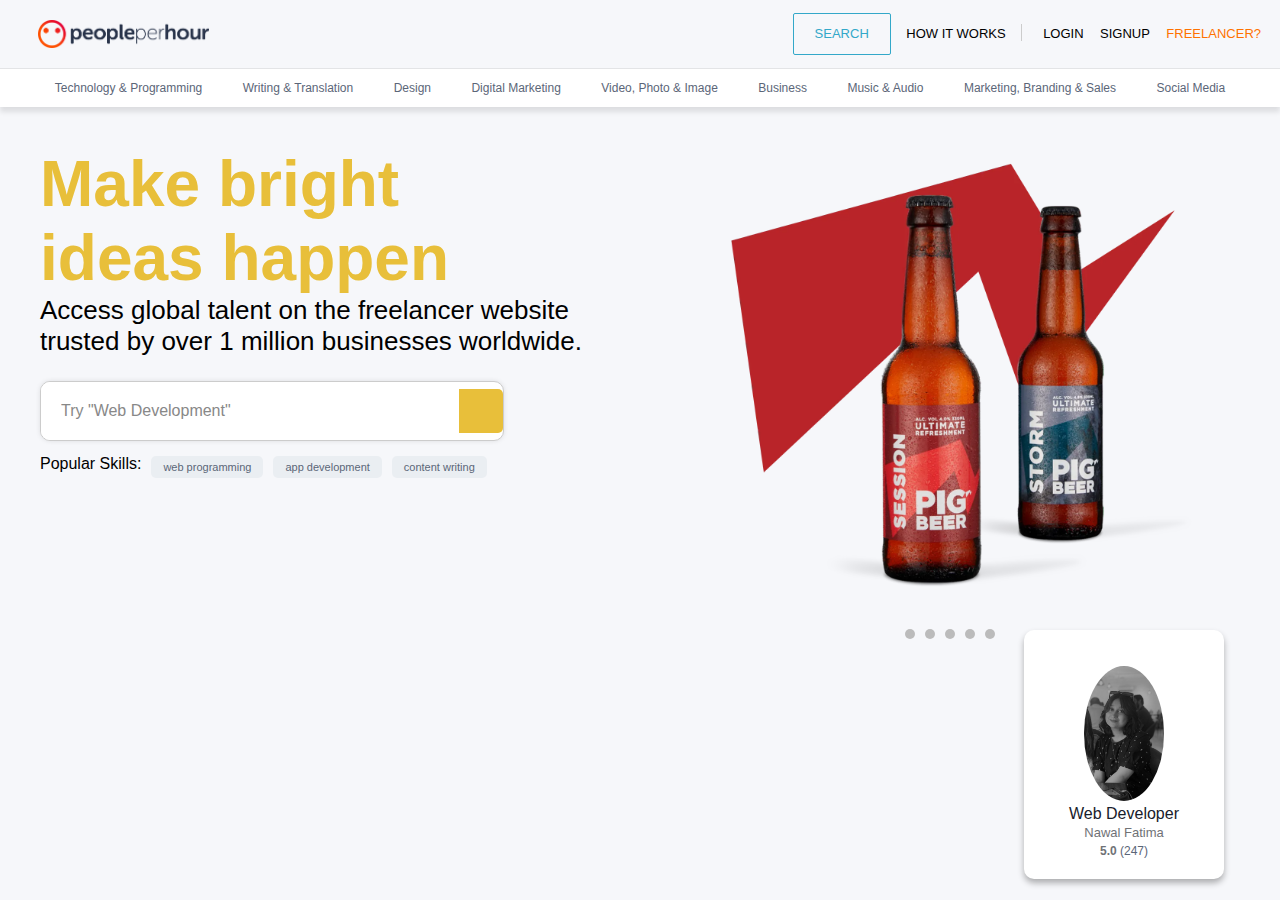
<file: index.html>
<!DOCTYPE html>
<html lang="en">
<head>
    <meta charset="UTF-8">
    <meta name="viewport" content="width=device-width, initial-scale=1.0">
    <link rel="stylesheet" href="stylesheet.css">
    <title>People per Hour</title>
</head>
<body>
    <header class="sticky-header">
        <div class="top-row">
            <div class="logo"><img src="logo.png" alt="Description of the image"></div>
            <div class="buttons">
                <button class="search-button">
                    <i class="fa fa-search"></i>
                    SEARCH
                    <i class="fa-solid fa-angle-down"></i>
                </button>
                <button class="transparent-btn">HOW IT WORKS</button>
                <span class="hiw-divider"></span>
                <button class="transparent-btn">LOGIN</button>
                <button class="transparent-btn">SIGNUP</button>
                <button class="transparent-btn" style="color: #FF7200;">FREELANCER?</button>
            </div>
        </div>
        <div class="bottom-row">
            <nav>
                <ul>
                    <li>
                        <a href="#" class="cat">Technology & Programming</a>
                        <div class="dropdown">
                            <ul>
                                <li><a href="#">Programming & Coding</a></li>
                                <li><a href="#">Software Testing</a></li>
                                <li><a href="#">eCommerce CMS Development</a></li>
                                <li><a href="#">All Technology & Programming Services</a></li>
                                <li><a href="#">Data Science & Analysis</a></li>
                                <li><a href="#">Mobile App Development</a></li>
                                <li><a href="#">ERP/CRM Development</a></li>
                                <li><a href="#">Databases</a></li>
                                <li><a href="#">Email Template Development</a></li>
                                <li><a href="#">Website Development</a></li>
                                <li><a href="#">Social Media App</a></li>
                                <li><a href="#">CMS Development</a></li>
                                <li><a href="#">Game Development</a></li>
                            </ul>
                        </div>
                    </li>
                    <li><a href="#" class="cat">Writing & Translation</a></li>
                    <li><a href="#" class="cat">Design</a></li>
                    <li><a href="#" class="cat">Digital Marketing</a></li>
                    <li><a href="#" class="cat">Video, Photo & Image</a></li>
                    <li><a href="#" class="cat">Business</a></li>
                    <li><a href="#" class="cat">Music & Audio</a></li>
                    <li><a href="#" class="cat">Marketing, Branding & Sales</a></li>
                    <li><a href="#" class="cat">Social Media</a></li>
                </ul>
            </nav>
        </div>
    </header>

    <div class="content">
        <div class="container">
            <div class="left-content">
                <h1><span class="yellow-text">Make bright<br> ideas happen</span></h1>
                <p class="subtext">
                    Access global talent on the freelancer website <br>
                    trusted by over 1 million businesses worldwide.
                </p>
                <div class="search-bar">
                    <div class="search-side">
                        <input type="text" placeholder="Try &quot;Web Development&quot;">
                    </div>
                    <div class="search-icon">
                        <i class="fas fa-search"></i>
                    </div>
                </div>
                <div class="popular-skills">
                    <span class="skills-text">Popular Skills:</span>
                    <button class="skill-button">web programming</button>
                    <button class="skill-button">app development</button>
                    <button class="skill-button">content writing</button>
                </div>
            </div>

            <div class="right-content">
                <div class="slideshow">
                    <div class="slide">
                        <img src="img0.jpg" alt="Image 1">
                    </div>
                    <div class="slide">
                        <img src="img1.png" alt="Image 2">
                    </div>
                    <div class="slide">
                        <img src="img2.png" alt="Image 3">
                    </div>
                    <div class="slide">
                        <img src="img3.png" alt="Image 4">
                    </div>
                    <div class="slide">
                        <img src="img4.png" alt="Image 5">
                    </div>
                </div>
                <div class='web-dev'>
                    <img src='nawal.jpeg' alt='developer image'><br>
                    <span class='profession'>Web Developer</span><br>
                    <span class='name'>Nawal Fatima</span><br>
                    <span class='rating'>
                        <i class="fa fa-star checked" style="color: #FFB331;"></i>
                        <span class='rating-2'><b>5.0</b></span>
                        <span class='is-muted'>(247)</span>
                    </span>
                </div>
                <div class="dot-container">
                    <span class="dot"></span>
                    <span class="dot"></span>
                    <span class="dot"></span>
                    <span class="dot"></span>
                    <span class="dot"></span>
                </div>
            </div>
        </div>
    </div>
</body>
</html>
</file>
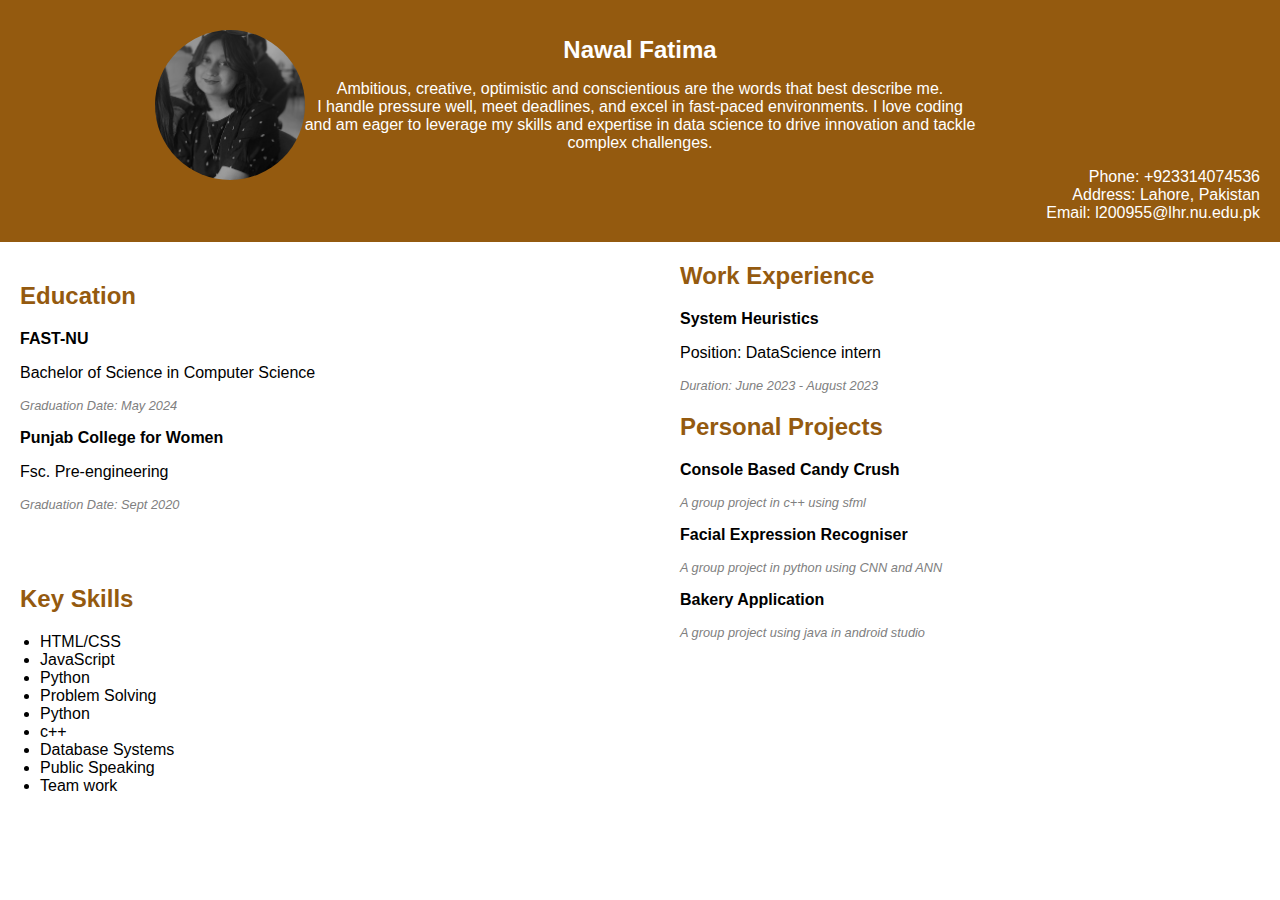
<file: q1.html>
<!DOCTYPE html>
<html lang="en">
<head>
    <meta charset="UTF-8">
    <meta name="viewport" content="width=device-width, initial-scale=1.0">
    <link rel="stylesheet" type="text/css" href="q1.css">
    <title>My Resume</title>
</head>
<body>
    <header>
        <h1>Nawal Fatima</h1>
        <p>Ambitious, creative, optimistic and conscientious are the words that best describe me.<br> I handle pressure well, meet 
            deadlines, and excel in fast-paced environments. I love coding<br> and am eager to leverage my skills and expertise in data
            science to drive innovation and tackle<br> complex challenges.</p>
        <div class="image-container">
            <img src="nawal.jpeg" alt="Nawal Fatima's image" class="circular-image">
        </div>
        <div class="contact-info">
            <p>Phone: +923314074536 </p>
            <p>Address: Lahore, Pakistan</p>
            <p>Email: l200955@lhr.nu.edu.pk</p>
        </div>
    </header>
    
    <section id="education">
        <h2>Education</h2>
        <p><strong>FAST-NU</strong></p>
        <p>Bachelor of Science in Computer Science</p>
        <p class="graduation-date">Graduation Date: May 2024</p>
        <p><strong>Punjab College for Women</strong></p>
        <p>Fsc. Pre-engineering</p>
        <p class="graduation-date">Graduation Date: Sept 2020</p>
    </section>
    <section id="skills">
        <h2>Key Skills</h2>
        <ul>
            <li>HTML/CSS</li>
            <li>JavaScript</li>
            <li>Python</li>
            <li>Problem Solving</li>
            <li>Python</li>
            <li>c++</li>
            <li>Database Systems</li>
            <li>Public Speaking</li>
            <li>Team work</li>
           
        </ul>
    </section>    
    <section id="experience">
        <h2>Work Experience</h2>
        <p><strong>System Heuristics</strong></p>
        <p>Position: DataScience intern</p>
        <p class="experience-duration">Duration: June 2023 - August 2023</p>
    </section>
    
 
    
    <section id="projects">
        <h2>Personal Projects</h2>
        <p><strong>Console Based Candy Crush</strong></p>
        <p class="graduation-date">A group project in c++ using sfml</p>
        <p><strong>Facial Expression Recogniser</strong></p>
        <p class="graduation-date">A group project in python using CNN and ANN</p>
        <p><strong>Bakery Application</strong></p>
        <p class="graduation-date">A group project using java in android studio</p>
    </section>
</body>
</html>
</file>
<file: q1.css>
body {
    font-family: Arial, sans-serif;
    margin: 0;
    padding: 0;
}

header {
    text-align: center;
    background-color: #945a0f;
    color: white;
    padding: 20px;
}

.image-container {
    width: 150px;
    height: 150px;
    border-radius: 50%; /* Create a circular container */
    overflow: hidden;
    background: white; /* Background color of the circular container */
    position: absolute;
    top: 30px;
    left: 18%;
    transform: translateX(-50%); /* Center horizontally */
}

.circular-image {
    width: 100%;
    height: 100%;
    object-fit: cover; /* Ensure the image covers the circular container */
}

.contact-info {
    text-align: right;
}

.contact-info p {
    margin: 0; /* Remove default margin for <p> elements */
}

.experience-duration {
    font-style: italic;
    font-size: 0.8em; /* 80% of the standard font size (adjust as needed) */
    color: grey;
}

.graduation-date{
    font-style: italic;
    font-size: 0.8em; /* 80% of the standard font size (adjust as needed) */
    color: grey;   
}

h1 {
    font-size: 24px;
}

section {
    margin: 20px;
}

h2 {
    color: #945a0f;
}

ul {
    list-style-type: disc;
    padding-left: 20px;
}
#education, #skills {
    float: left;
    width: 50%;
}

/* #skills {
    float: right; /* Float the "Key Skills" section to the right */
  /*  text-align: right; /* Right-align the text in "Key Skills" */
/* }
</file>
<file: stylesheet.css>
/* Reset styles for all elements */
* {
  margin: 0;
  padding: 0;
  box-sizing: border-box;
  font-family: "Open Sans", "Helvetica Neue", Arial, sans-serif;
}

/* Global styles for the body */
body {
  margin: 0;
  padding: 0;
  background-color: #F6F7FA;
  font-family: Arial, sans-serif;
}

/* Header styles */
.sticky-header {
  position: sticky;
  top: 0;
  background-color: #FFFFFF;
}

.sticky-header .top-row {
  display: flex;
  justify-content: space-between;
  align-items: center;
  background-color: #F6F7FA;
  padding: 0 18px;
  margin: 0;
}

/* Heading styles */
h1 {
  font-size: 3.5rem;
  font-family: "Nunito", "Helvetica Neue", Arial, sans-serif;
  color: #4939AC;;
}

/* Subtext styles */
.subtext {
  font-size: 1.3125rem; /* Adjusted font size */
  margin: 0 0 1.5rem; /* Adjusted margin */
  font-family: "Nunito", "Helvetica Neue", Arial, sans-serif;
}

/* Rounded button styles */
.search-button {
  padding: .8rem 1rem;
  border-radius: 2px;
  font-size: 0.8125rem; /* Adjusted font size */
  cursor: pointer;
  transition: background-color 0.3s, border-color 0.3s, color 0.3s;
}

.search-button {
  border: 1px solid #33A8C9;
  background-color: transparent;
  color: #33A8C9;
}

.search-button i {
  margin-right: 5px;
}

/* Divider styles */
.hiw-divider {
  border-left: 1px solid #ccc;
  margin-left: 10px;
  padding-left: 10px;
}

/* Transparent button styles */
.transparent-btn {
  margin-left: 10px;
  background: transparent;
  border: 1px solid transparent;
  cursor: pointer;
  font-size: 0.8125rem; /* Adjusted font size */
  transition: color 0.11s ease-in 0s;
}

.transparent-btn:hover {
  color: #FF7200;
}

/* Media query for larger screens */
@media (min-width: 768px) {
  h1 {
    font-size: 4rem; /* Adjusted font size for larger screens */
  }

  .subtext {
    font-size: 1.625rem; /* Adjusted font size for larger screens */
  }

  .search-button {
    font-size: .8125rem; /* Adjusted font size for larger screens */
  }
}


/* =================================================================*/

/* Styles for the bottom row */
.bottom-row {
  padding: 0 18px;
  display: flex;
  justify-content: center;
  box-shadow: 0px 5px 5px rgba(0, 0, 0, 0.1);
  border-top: 1px solid #E3E4E6;
}

/* Navigation styles */
nav ul {
  list-style: none;
  padding: 0;
  margin: 0;
}

nav li {
  font-size: 0.75rem;
  line-height: 1.125rem;
  display: inline-block;
  margin: 0;
  border-radius: 0;
  padding: 0.625rem 1.125rem;
}

nav a {
  text-decoration: none;
  color: #5b6678;
}

/* Content styles */
.content {
  display: flex;
  justify-content: flex-end;
  align-items: center;
  padding: 20px;
}

.right-aligned-image {
  max-width: 50%;
  height: auto;
}

.text-content {
  flex: 1;
  padding: 20px;
}

.text-content h1 {
  font-size: 2em;
}

.text-content p {
  font-size: 1.2em;
}

/* Search bar styles */
.search-bar {
  display: flex;
  align-items: center;
  margin-top: 20px;
}

.search-bar input {
  flex: 1;
  padding: 10px;
  font-size: 1em;
  border: 1px solid #ccc;
}

.search-bar button {
  padding: 10px 20px;
  background: #333;
  color: #fff;
  border: none;
  cursor: pointer;
}

.search-bar button:hover {
  background: #555;
}

/* Logo styles */
.logo img {
  max-width: 100%;
  height: auto;
  display: block;
}

.logo {
  padding: 20px;
  max-width: 17%;
  height: auto;
}

/* =================================================================*/
/* Styles for dropdown menu */
nav ul li {
  position: relative;
}

.dropdown {
  position: absolute;
  display: none;
  top: 100%;
  left: 0;
  width: 400px; /* Adjust the width as needed */
  background: #fff;
  box-shadow: 0 2px 5px rgba(0, 0, 0, 0.15);
  padding: 10px;
  border: none; /* Remove borders */
}

nav ul li:hover .dropdown {
  display: block;
}

.dropdown ul {
  padding: 0;
  margin: 0;
  display: flex;
  flex-wrap: wrap;
}

.dropdown li {
  padding: 10px;
  margin: 10px;
  flex: 0 0 25%; /* Arrange the columns */
  box-sizing: border-box;
  text-align: center; /* Center the text */
}

.dropdown a {
  color: #333;
  text-decoration: none;
}

.dropdown a:hover {
  color: #FF7200;
  text-decoration: none; /* Remove underline on hover */
}

/* Dark blue line at the bottom of the option being hovered */
.cat:hover {
  padding-bottom: 10px;
  border-bottom: 2px solid #5B6677;
  border-radius: 90;
}

/* =================================================================*/
/* Responsive and Optimized Search Bar */

.search-bar {
  display: flex;
  width: 100%;
  max-width: 80%; /* Adjust max-width as needed */
  border: 1px solid #ccc;
  background-color: white;
  border-radius: 10px;
  overflow: hidden;
  box-shadow: 0 0 5px rgba(0, 0, 0, 0.1);
  margin: 0;
}

.search-side {
  flex-grow: 1;
  border-radius: 5px 0 0 5px;
}

input[type="text"] {
  width: 100%;
  padding: 20px;
  border: none;
  outline: none;
  border-radius: 5px 0 0 5px;
}

input[type="text"]::placeholder {
  color: #888;
}

.search-icon {
  background-color: rgb(232, 191, 58);
  padding: 22px;
  border-radius: 0 5px 5px 0;
  cursor: pointer;
}

.search-icon i {
  color: white;
}

.search-bar:hover {
  box-shadow: 0 0 10px rgba(0, 0, 0, 0.1);
}

.search-icon:hover {
  background-color: #cb6410;
}

/* Responsive adjustments */
@media (max-width: 768px) {
  .search-bar {
    max-width: 100%;
  }
}
/* =================================================================*/

/* Popular skills style */
.popular-skills {
  margin-top: 10px;
  display: flex;
  flex-wrap: wrap;
  align-items: center;
}

.skill-button {
  font-size: 11px;
  padding: 5px 12px;
  background-color: #EAEEF2;
  color: #5b6678;
  border: 0px #EAEEF2;
  border-radius: 5px;
  margin-right: 10px;
  margin-top: 5px;
  cursor: pointer;
}

.skills-text {
  margin-right: 10px;
}

.skill-button:hover {
  background-color: #d0d0d0;
}

.skill-button:last-child {
  margin-right: 0;
}

/* Responsive styles for smaller screens */
@media (max-width: 768px) {
  .popular-skills {
    flex-direction: column;
  }

  .skill-button {
    margin-top: 5px;
    margin-right: 0;
  }
}
.yellow-text{
  color: rgb(232, 191, 58)
}
/* =================================================================*/
/* Dividing page into left and right halves */
.container {
  display: flex;
  flex-wrap: wrap; /* Allow wrapping for smaller screens */
}

.left-content, .right-content {
  flex: 1; /* Take up 100% of the container on smaller screens */
  padding: 20px;
  background-color: #F6F7FA; /* Adjust the background color as needed */
}

.right-content {
  flex: 1;
  padding: 20px;
  background-color: #F6F7FA;
  display: flex;
  flex-direction: column;
  align-items: center;
}

.right-content img {
  max-width: 100%;
  height: auto;
}

/* Responsive styles */
@media (min-width: 768px) {
  .left-content, .right-content {
    flex: 0 0 50%; /* Take up 50% of the container on larger screens */
  }
}

/* =================================================================*/

/* Image slideshow style */
.slideshow {
  display: flex;
  overflow: hidden;
  width: 100%;
  max-height: 100%;
  position: relative;
}

.slide {
  min-width: 100%;
  display: flex;
  justify-content: center;
}

.slide img {
  width: auto;
  max-height: 100%; /* Adjust this value to maintain aspect ratio */
}

.dot-container {
  display: flex;
  margin-top: 10px;
  justify-content: center; /* Center the dots */
}

.dot {
  height: 10px;
  width: 10px;
  margin: 0 5px;
  background-color: #bbb;
  border-radius: 50%;
  display: inline-block;
  transition: background-color 0.3s ease;
}

.dot:hover {
  background-color: #555;
}

.dot.active {
  background-color: #555;
}

.slideshow .slide {
  animation: slide 30s ease-in infinite;
}

@keyframes slide {
  0%, 100% {
      transform: translateX(0%);
  }
  20% {
      transform: translateX(-100%);
  }
  40% {
      transform: translateX(-200%);
  }
  60% {
      transform: translateX(-300%);
  }
  80% {
      transform: translateX(-400%);
  }
}

/* Responsive styles for smaller screens */
@media (max-width: 768px) {
  .dot-container {
    margin-top: 5px; /* Adjust spacing for smaller screens */
  }

  .dot {
    margin: 0 3px; /* Adjust spacing for smaller screens */
  }
}

/* =================================================================*/

/* Web development card style */
.web-dev {
  position: absolute;
  background-color: white;
  width: 200px;
  height: auto; /* Adjusted to maintain aspect ratio */
  /* Adjust the positioning as per your requirements */
  top: 70%;
  left: 80%;
  border-radius: 10px;
  box-shadow: 0px 4px 6px rgba(0, 0, 0, 0.3);
  font-family: "Open Sans", "Helvetica Neue", Arial, sans-serif;
  align-content: center;
  text-align: center;
  padding: 20px;
}

.web-dev img {
  border-radius: 50%;
  width: 50%; /* Adjusted to take full width of the container */
  height: auto;
  margin-top: 10%;
}

.profession, .name, .rating {
  width: 100%;
}

.profession {
  font-weight: 500;
  color: #18202B;
}

.name {
  font-size: small;
  color: #707276;
}

.is-muted {
  color: #5b6678;
}

.rating {
  font-size: 12px;
  margin-bottom: 5px;
  color: #707276;
}

/* Responsive styles for smaller screens */
@media (max-width: 768px) {
  .web-dev {
    width: 80%; /* Adjusted width for smaller screens */
    height: auto;
    top: 70%;
    left: 50%;
    transform: translate(-50%, -50%);
  }

  .web-dev img {
    align-self: center;
    width: 100%; /* Adjusted for smaller screens */
    height: auto;
    margin: 10% auto 0;
  }

  .profession, .name, .rating {
    width: 100%;
    height: auto;
    text-align: center;
  }
}
/* =================================================================*/
</file>
